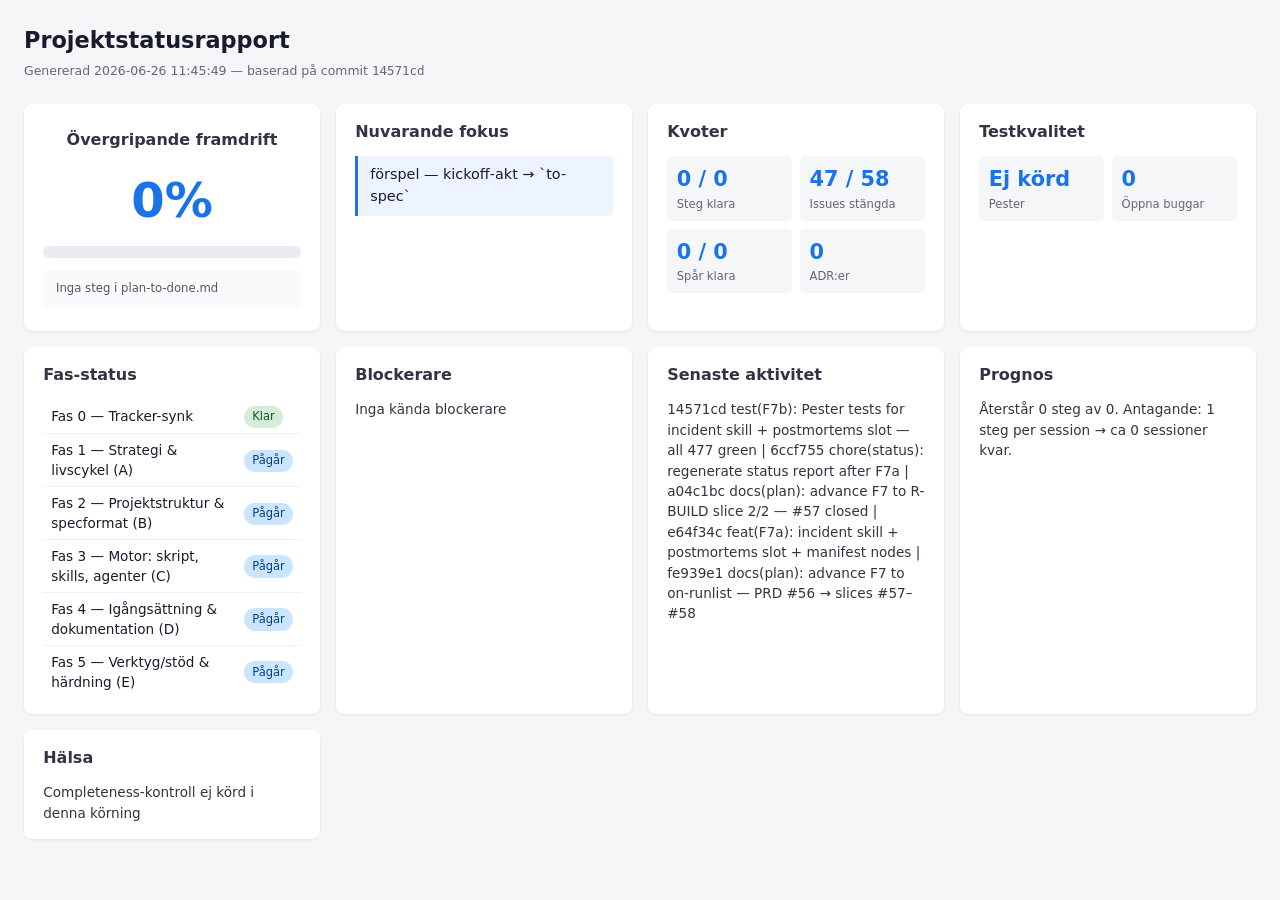
<file: docs/status/index.html>
<!DOCTYPE html>
<html lang="sv">
<head>
<meta charset="UTF-8">
<meta name="viewport" content="width=device-width, initial-scale=1.0">
<title>Projektstatusrapport</title>
<style>
  *, *::before, *::after { box-sizing: border-box; margin: 0; padding: 0 }
  body {
    font-family: system-ui, -apple-system, "Segoe UI", Roboto, Helvetica, Arial, sans-serif;
    background: #f4f6f8; color: #1a1a2e; line-height: 1.5; padding: 1.5rem;
  }
  h1 { font-size: 1.4rem; font-weight: 700; margin-bottom: 0.25rem }
  h2 { font-size: 1rem; font-weight: 600; margin-bottom: 0.75rem; color: #334 }
  .stamp { font-size: 0.78rem; color: #667; margin-bottom: 1.5rem }
  .grid { display: grid; grid-template-columns: repeat(auto-fill, minmax(280px, 1fr)); gap: 1rem }
  .card {
    background: #fff; border-radius: 8px; padding: 1rem 1.2rem;
    box-shadow: 0 1px 3px rgba(0,0,0,.08)
  }
  .gauge-card { text-align: center; padding: 1.5rem 1.2rem }
  .gauge-pct { font-size: 3rem; font-weight: 800; color: #1a73e8 }
  .bar-track { background: #e8ecf0; border-radius: 6px; height: 12px; margin: .6rem 0 .4rem }
  .bar-fill  { background: #1a73e8; border-radius: 6px; height: 12px; width: 0% }
  .formula { font-size: 0.73rem; color: #556; background: #f9fafb; border-radius: 4px; padding: 0.6rem 0.8rem; text-align: left; margin-top: 0.8rem }
  .focus-text { font-size: 0.9rem; background: #eef4ff; border-left: 3px solid #1a73e8; padding: 0.5rem 0.75rem; border-radius: 0 4px 4px 0; word-break: break-word }
  .metrics { display: grid; grid-template-columns: 1fr 1fr; gap: 0.5rem; margin-top: 0.25rem }
  .metric  { background: #f4f6f8; border-radius: 5px; padding: 0.5rem 0.6rem }
  .metric .val { font-size: 1.3rem; font-weight: 700; color: #1a73e8 }
  .metric .lbl { font-size: 0.72rem; color: #667 }
  table { width: 100%; border-collapse: collapse; font-size: 0.85rem }
  td    { padding: 0.35rem 0.5rem; border-bottom: 1px solid #eef }
  tr:last-child td { border-bottom: none }
  .badge      { font-size: 0.72rem; padding: 0.15rem 0.5rem; border-radius: 99px; display: inline-block }
  .badge.done { background: #d4edda; color: #155724 }
  .badge.active { background: #cce5ff; color: #004085 }
  .text-block { font-size: 0.85rem; color: #334 }
</style>
</head>
<body>

<h1>Projektstatusrapport</h1>
<p class="stamp">Genererad 2026-06-26 11:45:49 &mdash; baserad på commit <code>14571cd</code></p>

<div class="grid">

  <div class="card gauge-card">
    <h2>Övergripande framdrift</h2>
    <div class="gauge-pct">0%</div>
    <div class="bar-track"><div class="bar-fill"></div></div>
    <div class="formula">Inga steg i plan-to-done.md</div>
  </div>

  <div class="card">
    <h2>Nuvarande fokus</h2>
    <div class="focus-text">förspel — kickoff-akt → `to-spec`</div>
  </div>

  <div class="card">
    <h2>Kvoter</h2>
    <div class="metrics">
      <div class="metric">
        <div class="val">0 / 0</div>
        <div class="lbl">Steg klara</div>
      </div>
      <div class="metric">
        <div class="val">47 / 58</div>
        <div class="lbl">Issues stängda</div>
      </div>
      <div class="metric">
        <div class="val">0 / 0</div>
        <div class="lbl">Spår klara</div>
      </div>
      <div class="metric">
        <div class="val">0</div>
        <div class="lbl">ADR:er</div>
      </div>
    </div>
  </div>

  <div class="card">
    <h2>Testkvalitet</h2>
    <div class="metrics">
      <div class="metric">
        <div class="val">Ej körd</div>
        <div class="lbl">Pester</div>
      </div>
      <div class="metric">
        <div class="val">0</div>
        <div class="lbl">Öppna buggar</div>
      </div>
    </div>
  </div>

  <div class="card">
    <h2>Fas-status</h2>
    <table><tbody><tr><td>Fas 0 — Tracker-synk</td><td><span class="badge done">Klar</span></td></tr>
<tr><td>Fas 1 — Strategi & livscykel (A)</td><td><span class="badge active">Pågår</span></td></tr>
<tr><td>Fas 2 — Projektstruktur & specformat (B)</td><td><span class="badge active">Pågår</span></td></tr>
<tr><td>Fas 3 — Motor: skript, skills, agenter (C)</td><td><span class="badge active">Pågår</span></td></tr>
<tr><td>Fas 4 — Igångsättning & dokumentation (D)</td><td><span class="badge active">Pågår</span></td></tr>
<tr><td>Fas 5 — Verktyg/stöd & härdning (E)</td><td><span class="badge active">Pågår</span></td></tr></tbody></table>
  </div>

  <div class="card">
    <h2>Blockerare</h2>
    <div class="text-block">Inga kända blockerare</div>
  </div>

  <div class="card">
    <h2>Senaste aktivitet</h2>
    <div class="text-block">14571cd test(F7b): Pester tests for incident skill + postmortems slot — all 477 green | 6ccf755 chore(status): regenerate status report after F7a | a04c1bc docs(plan): advance F7 to R-BUILD slice 2/2 — #57 closed | e64f34c feat(F7a): incident skill + postmortems slot + manifest nodes | fe939e1 docs(plan): advance F7 to on-runlist — PRD #56 → slices #57–#58</div>
  </div>

  <div class="card">
    <h2>Prognos</h2>
    <div class="text-block">Återstår 0 steg av 0. Antagande: 1 steg per session → ca 0 sessioner kvar.</div>
  </div>

  <div class="card">
    <h2>Hälsa</h2>
    <div class="text-block">Completeness-kontroll ej körd i denna körning</div>
  </div>

</div>
</body>
</html>
</file>
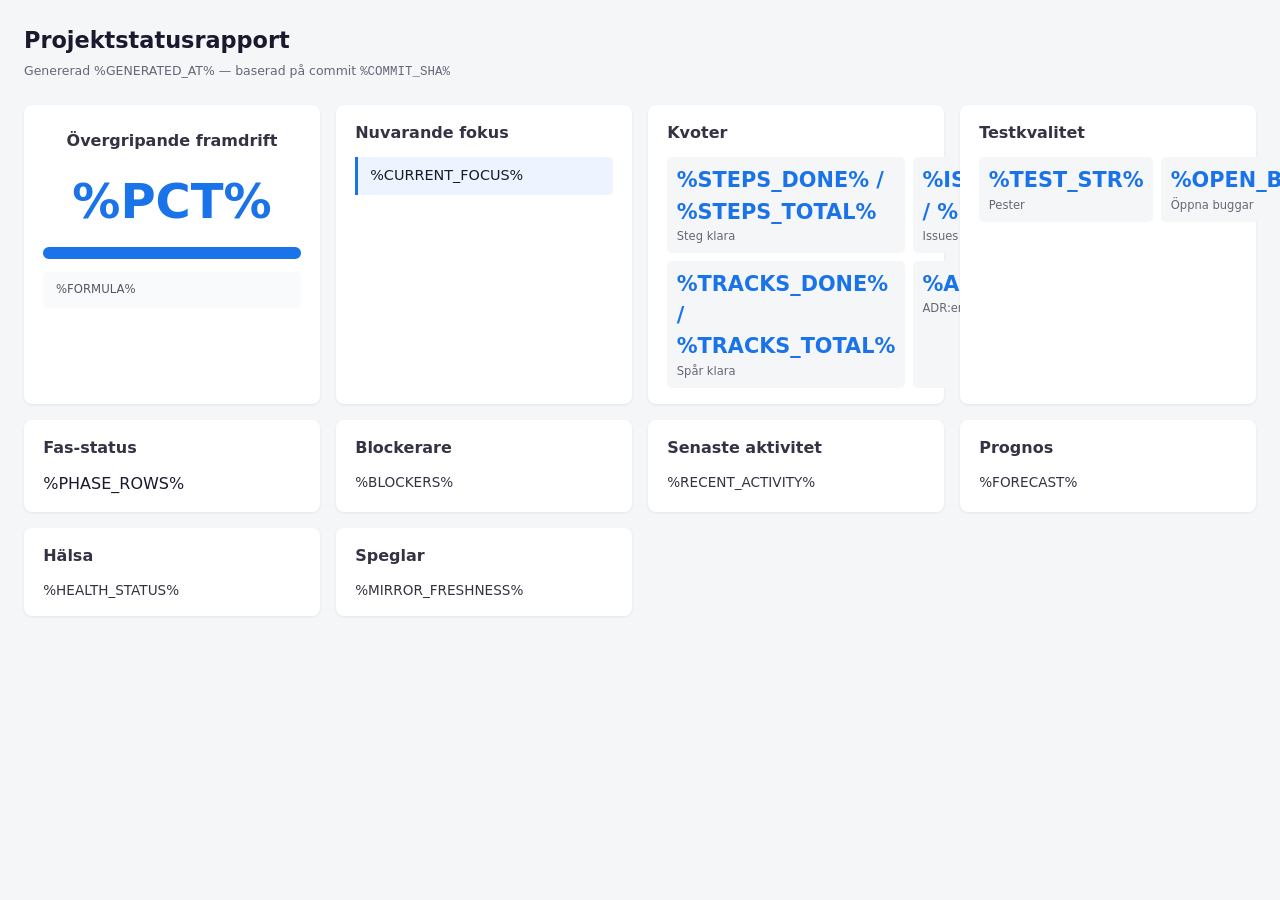
<file: setup/status-report-template.html>
<!DOCTYPE html>
<html lang="sv">
<head>
<meta charset="UTF-8">
<meta name="viewport" content="width=device-width, initial-scale=1.0">
<title>Projektstatusrapport</title>
<style>
  *, *::before, *::after { box-sizing: border-box; margin: 0; padding: 0 }
  body {
    font-family: system-ui, -apple-system, "Segoe UI", Roboto, Helvetica, Arial, sans-serif;
    background: #f4f6f8; color: #1a1a2e; line-height: 1.5; padding: 1.5rem;
  }
  h1 { font-size: 1.4rem; font-weight: 700; margin-bottom: 0.25rem }
  h2 { font-size: 1rem; font-weight: 600; margin-bottom: 0.75rem; color: #334 }
  .stamp { font-size: 0.78rem; color: #667; margin-bottom: 1.5rem }
  .grid { display: grid; grid-template-columns: repeat(auto-fill, minmax(280px, 1fr)); gap: 1rem }
  .card {
    background: #fff; border-radius: 8px; padding: 1rem 1.2rem;
    box-shadow: 0 1px 3px rgba(0,0,0,.08)
  }
  .gauge-card { text-align: center; padding: 1.5rem 1.2rem }
  .gauge-pct { font-size: 3rem; font-weight: 800; color: #1a73e8 }
  .bar-track { background: #e8ecf0; border-radius: 6px; height: 12px; margin: .6rem 0 .4rem }
  .bar-fill  { background: #1a73e8; border-radius: 6px; height: 12px; width: %BAR_WIDTH% }
  .formula { font-size: 0.73rem; color: #556; background: #f9fafb; border-radius: 4px; padding: 0.6rem 0.8rem; text-align: left; margin-top: 0.8rem }
  .focus-text { font-size: 0.9rem; background: #eef4ff; border-left: 3px solid #1a73e8; padding: 0.5rem 0.75rem; border-radius: 0 4px 4px 0; word-break: break-word }
  .metrics { display: grid; grid-template-columns: 1fr 1fr; gap: 0.5rem; margin-top: 0.25rem }
  .metric  { background: #f4f6f8; border-radius: 5px; padding: 0.5rem 0.6rem }
  .metric .val { font-size: 1.3rem; font-weight: 700; color: #1a73e8 }
  .metric .lbl { font-size: 0.72rem; color: #667 }
  table { width: 100%; border-collapse: collapse; font-size: 0.85rem }
  td    { padding: 0.35rem 0.5rem; border-bottom: 1px solid #eef }
  tr:last-child td { border-bottom: none }
  .badge      { font-size: 0.72rem; padding: 0.15rem 0.5rem; border-radius: 99px; display: inline-block }
  .badge.done { background: #d4edda; color: #155724 }
  .badge.active { background: #cce5ff; color: #004085 }
  .text-block { font-size: 0.85rem; color: #334 }
</style>
</head>
<body>

<h1>Projektstatusrapport</h1>
<p class="stamp">Genererad %GENERATED_AT% &mdash; baserad på commit <code>%COMMIT_SHA%</code></p>

<div class="grid">

  <div class="card gauge-card">
    <h2>Övergripande framdrift</h2>
    <div class="gauge-pct">%PCT%</div>
    <div class="bar-track"><div class="bar-fill"></div></div>
    <div class="formula">%FORMULA%</div>
  </div>

  <div class="card">
    <h2>Nuvarande fokus</h2>
    <div class="focus-text">%CURRENT_FOCUS%</div>
  </div>

  <div class="card">
    <h2>Kvoter</h2>
    <div class="metrics">
      <div class="metric">
        <div class="val">%STEPS_DONE% / %STEPS_TOTAL%</div>
        <div class="lbl">Steg klara</div>
      </div>
      <div class="metric">
        <div class="val">%ISSUES_CLOSED% / %ISSUES_TOTAL%</div>
        <div class="lbl">Issues stängda</div>
      </div>
      <div class="metric">
        <div class="val">%TRACKS_DONE% / %TRACKS_TOTAL%</div>
        <div class="lbl">Spår klara</div>
      </div>
      <div class="metric">
        <div class="val">%ADR_COUNT%</div>
        <div class="lbl">ADR:er</div>
      </div>
    </div>
  </div>

  <div class="card">
    <h2>Testkvalitet</h2>
    <div class="metrics">
      <div class="metric">
        <div class="val">%TEST_STR%</div>
        <div class="lbl">Pester</div>
      </div>
      <div class="metric">
        <div class="val">%OPEN_BUGS%</div>
        <div class="lbl">Öppna buggar</div>
      </div>
    </div>
  </div>

  <div class="card">
    <h2>Fas-status</h2>
    <table><tbody>%PHASE_ROWS%</tbody></table>
  </div>

  <div class="card">
    <h2>Blockerare</h2>
    <div class="text-block">%BLOCKERS%</div>
  </div>

  <div class="card">
    <h2>Senaste aktivitet</h2>
    <div class="text-block">%RECENT_ACTIVITY%</div>
  </div>

  <div class="card">
    <h2>Prognos</h2>
    <div class="text-block">%FORECAST%</div>
  </div>

  <div class="card">
    <h2>Hälsa</h2>
    <div class="text-block">%HEALTH_STATUS%</div>
  </div>

  <div class="card">
    <h2>Speglar</h2>
    <div class="text-block">%MIRROR_FRESHNESS%</div>
  </div>

</div>
</body>
</html>
</file>
